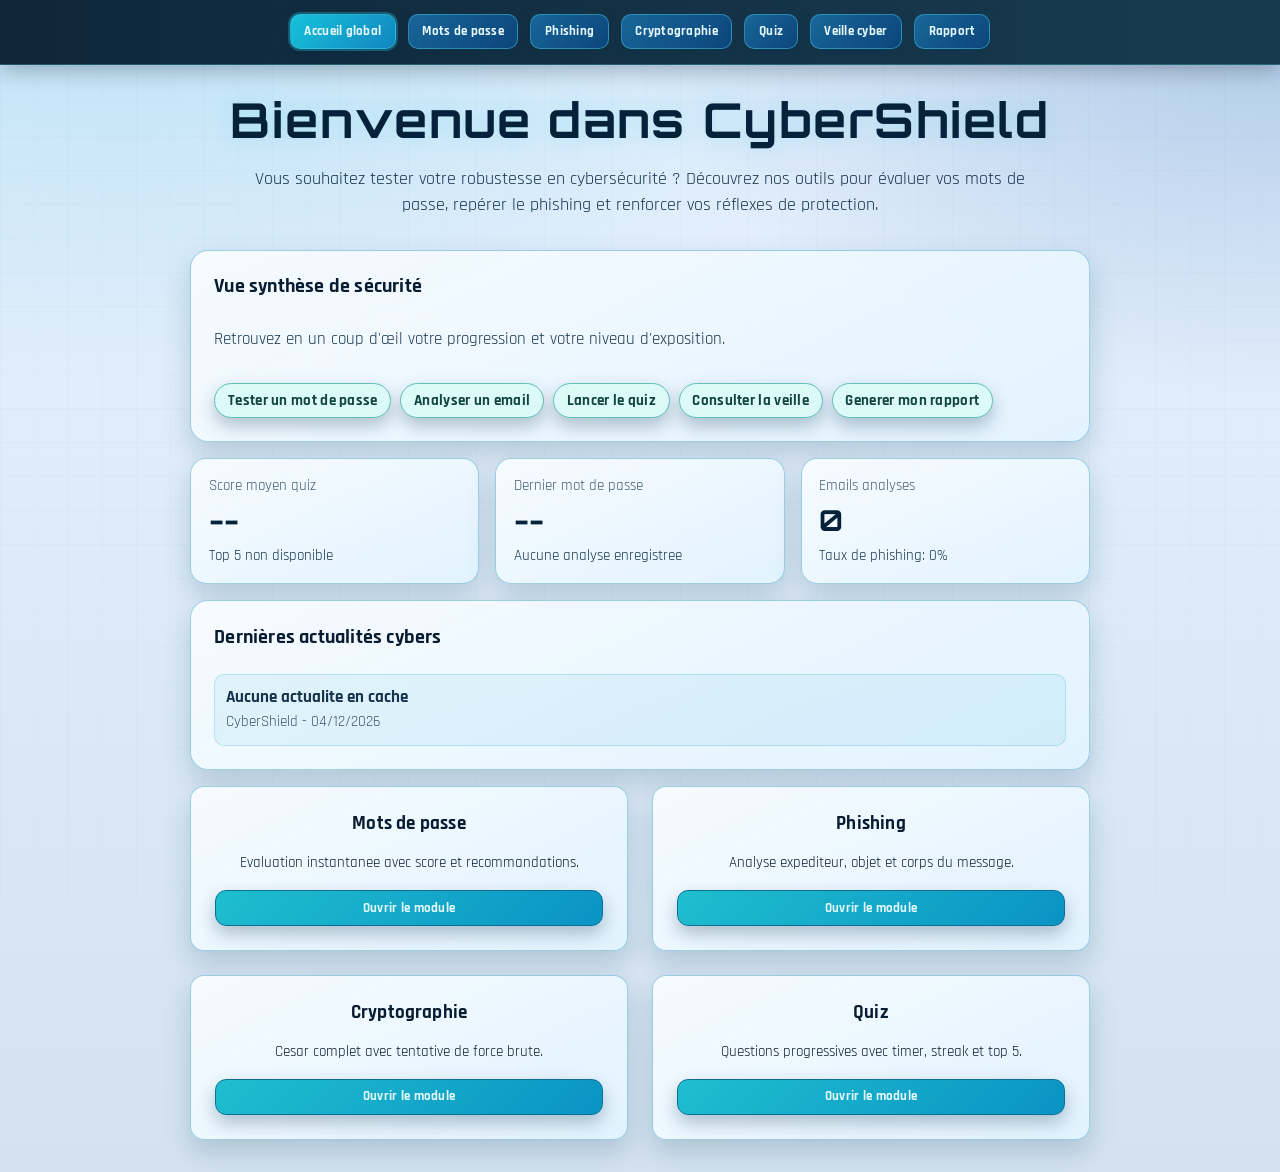
<file: index.html>
<!doctype html>
<html lang="en">
  <head>
    <meta charset="utf-8">
    <meta name="viewport" content="width=device-width, initial-scale=1">
    <title>CyberShield</title>
  <link rel="stylesheet" href="style.css">
  </head>
  <body>
            <section class="topbar app-tabs-nav">
                    <button class="app-tab-button active" data-tab="home">Accueil global</button>
          <button class="app-tab-button" data-tab="password">Mots de passe</button>
          <button class="app-tab-button" data-tab="phishing">Phishing</button>
          <button class="app-tab-button" data-tab="cipher">Cryptographie</button>
          <button class="app-tab-button" data-tab="quiz">Quiz</button>
          <button class="app-tab-button" data-tab="watch">Veille cyber</button>
          <button class="app-tab-button" data-tab="report">Rapport</button>
            </section>

            <h1>Bienvenue dans CyberShield</h1>
            <p class="home-intro">Vous souhaitez tester votre robustesse en cybersécurité ? Découvrez nos outils pour évaluer vos mots de passe, repérer le phishing et renforcer vos réflexes de protection.</p>

            <main class="container">
                <section class="app-tab-panel active" id="tab-home">
                    <div class="dashboard-card">
                        <h3>Vue synthèse de sécurité</h3>
                        <p>Retrouvez en un coup d'œil votre progression et votre niveau d'exposition.</p>
                        <div class="home-quick-actions">
                            <button class="quick-action-btn" data-open-tab="password">Tester un mot de passe</button>
                            <button class="quick-action-btn" data-open-tab="phishing">Analyser un email</button>
                            <button class="quick-action-btn" data-open-tab="quiz">Lancer le quiz</button>
                            <button class="quick-action-btn" data-open-tab="watch">Consulter la veille</button>
                            <button class="quick-action-btn" data-open-tab="report">Generer mon rapport</button>
                        </div>
                    </div>

                    <div class="kpi-grid">
                        <article class="kpi-card">
                            <p class="kpi-label">Score moyen quiz</p>
                            <p class="kpi-value" id="kpiQuizAverage">--</p>
                            <p class="kpi-help" id="kpiQuizTop">Top 5 non disponible</p>
                        </article>

                        <article class="kpi-card">
                            <p class="kpi-label">Dernier mot de passe</p>
                            <p class="kpi-value" id="kpiPasswordScore">--</p>
                            <p class="kpi-help" id="kpiPasswordLevel">Aucune analyse enregistree</p>
                        </article>

                        <article class="kpi-card">
                            <p class="kpi-label">Emails analyses</p>
                            <p class="kpi-value" id="kpiPhishingCount">0</p>
                            <p class="kpi-help" id="kpiPhishingRate">Taux de phishing: 0%</p>
                        </article>
                    </div>

                    <div class="dashboard-card">
                        <h3>Dernières actualités cybers</h3>
                        <div class="mini-news-list" id="miniNewsList">
                            <p>Aucune actualité en cache. Ouvrez le module veille pour synchroniser les données.</p>
                        </div>
                    </div>

                    <div class="home-module-grid">
                        <article class="home-module-card">
                            <h3>Mots de passe</h3>
                            <p>Evaluation instantanee avec score et recommandations.</p>
                            <button class="topbar-button" data-open-tab="password">Ouvrir le module</button>
                        </article>
                        <article class="home-module-card">
                            <h3>Phishing</h3>
                            <p>Analyse expediteur, objet et corps du message.</p>
                            <button class="topbar-button" data-open-tab="phishing">Ouvrir le module</button>
                        </article>
                        <article class="home-module-card">
                            <h3>Cryptographie</h3>
                            <p>Cesar complet avec tentative de force brute.</p>
                            <button class="topbar-button" data-open-tab="cipher">Ouvrir le module</button>
                        </article>
                        <article class="home-module-card">
                            <h3>Quiz</h3>
                            <p>Questions progressives avec timer, streak et top 5.</p>
                            <button class="topbar-button" data-open-tab="quiz">Ouvrir le module</button>
                        </article>
                    </div>
                </section>

                <section class="app-tab-panel" id="tab-password">
                    <h2>Analyseur de robustesse</h2>
                    <div class="password-input-wrap">
                        <input type="password" id="passwordInput" placeholder="Entrez votre mot de passe...">
                        <button type="button" id="togglePassword" class="eye-toggle" aria-label="Afficher le mot de passe">👁</button>
                    </div>
                    <div class="score-bar">
                        <div class="score-fill" id="scoreFill"></div>
                    </div>
                    <div class="criteres">Critères :
                        <p>Longueur suffisante (8+ caractères)</p>
                        <p>Majuscules présentes</p>
                        <p>Chiffres présents</p>
                        <p>Symboles présents</p>
                        <p>Pas dans la liste noire</p>
                    </div>
                    <p>Score : <span id="scoreValue">0</span>/100</p>
                </section>

                <section class="app-tab-panel" id="tab-phishing">
                    <h2>Detecteur d'emails phishing</h2>
                    <div class="email-input-wrap">
                        <input type="text" id="emailinput" placeholder="Expéditeur (ex: support@service.com)">
                        <button type="button" id="analyzeBtn" class="eye-toggle" aria-label="Analyser l'email">🔍</button>
                    </div>
                    <input type="text" id="emailSubject" class="phishing-field" placeholder="Objet de l'email">
                    <textarea id="emailBody" class="phishing-field" rows="5" placeholder="Corps du message"></textarea>
                    <button type="button" id="resetBtn" class="reset-button" aria-label="Réinitialiser">↻ Réinitialiser</button>
                    <div id="resultsContainer" style="display: none;"></div>
                </section>

                <section class="app-tab-panel" id="tab-cipher">
                    <h2>Chiffrement Cesar</h2>
                    <section class="cipher-panel">
                        <label class="cipher-label" for="caesarMessage">Message</label>
                        <textarea id="caesarMessage" rows="4" class="cipher-input"></textarea>

                        <label class="cipher-label" for="caesarShift">Décalage (1-25)</label>
                        <input id="caesarShift" type="number" min="1" max="25" value="3" class="cipher-number-input">

                        <div class="cipher-actions">
                            <button id="caesarEncryptBtn" type="button">Chiffrer</button>
                            <button id="caesarDecryptBtn" type="button">Déchiffrer</button>
                            <button id="caesarBruteForceBtn" type="button">Force brute</button>
                        </div>

                        <p class="cipher-label">Résultat</p>
                        <pre id="caesarResult" class="cipher-result"></pre>

                        <h3>25 tentatives de déchiffrement</h3>
                        <div class="cipher-table-wrap">
                            <table class="cipher-table">
                                <thead>
                                    <tr>
                                        <th>Décalage</th>
                                        <th>Texte</th>
                                    </tr>
                                </thead>
                                <tbody id="caesarBruteForceBody"></tbody>
                            </table>
                        </div>
                    </section>
                </section>

                <section class="app-tab-panel" id="tab-quiz">
                    <h2>Quiz interactif de sensibilisation</h2>
                    <div class="game" id="game">
                        <form action="#" id="endForm">
                            <button type="submit">Quitter</button>
                        </form>
                    </div>
                    <div class="welcome-quiz" id="welcome-quiz">
                        <form action="#" id="startForm">
                            <fieldset>
                                <legend>Sélectionnez une difficulté :</legend>

                                <div>
                                    <input type="radio" id="easy" name="difficulty" value="easy" checked>
                                    <label for="easy">Easy</label>
                                </div>

                                <div>
                                    <input type="radio" id="medium" name="difficulty" value="medium">
                                    <label for="medium">Medium</label>
                                </div>

                                <div>
                                    <input type="radio" id="hard" name="difficulty" value="hard">
                                    <label for="hard">Hard</label>
                                </div>
                            </fieldset>

                            <button type="submit">Commencer le quiz</button>
                        </form>
                    </div>
                </section>

                <section class="app-tab-panel" id="tab-watch">
                    <div class="alert-section">
                        <h2>Niveau d'alerte actuel</h2>
                        <div class="alert-indicator" id="alertIndicator">
                            <div class="alert-level" id="alertLevel">--</div>
                            <div class="alert-details">
                                <p id="alertMessage">Chargement des donnees...</p>
                                <p id="alertCount"></p>
                            </div>
                        </div>
                    </div>

                    <div class="filters-section">
                        <h2>Filtrer les actualites</h2>
                        <div class="filter-buttons" id="filterButtons"></div>
                    </div>

                    <div class="news-section">
                        <h2>Fil d'actualites</h2>
                        <div class="news-container" id="newsContainer"></div>
                    </div>

                    <a class="topbar-button" href="web/dashboard-veille.html">Ouvrir la vue detaillee de veille</a>
                </section>

                <section class="app-tab-panel" id="tab-report">
                    <div class="dashboard-card">
                        <h3>Rapport de securite personnalise</h3>
                        <p>Generez une synthese complete de vos interactions pour la soutenance ou l'export.</p>
                        <div class="cipher-actions">
                            <button id="generateReportBtn" type="button">Generer le rapport</button>
                            <button id="downloadReportBtn" type="button">Exporter JSON</button>
                            <button id="printReportBtn" type="button">Imprimer</button>
                        </div>
                        <pre id="reportPreview" class="cipher-result">Cliquez sur "Generer le rapport" pour afficher la synthese.</pre>
                    </div>

                    <div class="report-modal" id="reportModal" aria-hidden="true">
                        <div class="report-modal-card">
                            <div class="report-modal-head">
                                <h3>Apercu du rapport</h3>
                                <button id="closeReportModal" type="button">Fermer</button>
                            </div>
                            <pre id="reportModalContent" class="cipher-result"></pre>
                        </div>
                    </div>
                </section>
            </main>

            <script src="js/password.js"></script>
            <script src="js/phishing.js"></script>
            <script src="js/cipher.js"></script>
            <script src="js/dashboard.js"></script>
            <script type="module" src="js/quiz.js"></script>
            <script src="js/app.js"></script>
  </body>
</html>
</file>
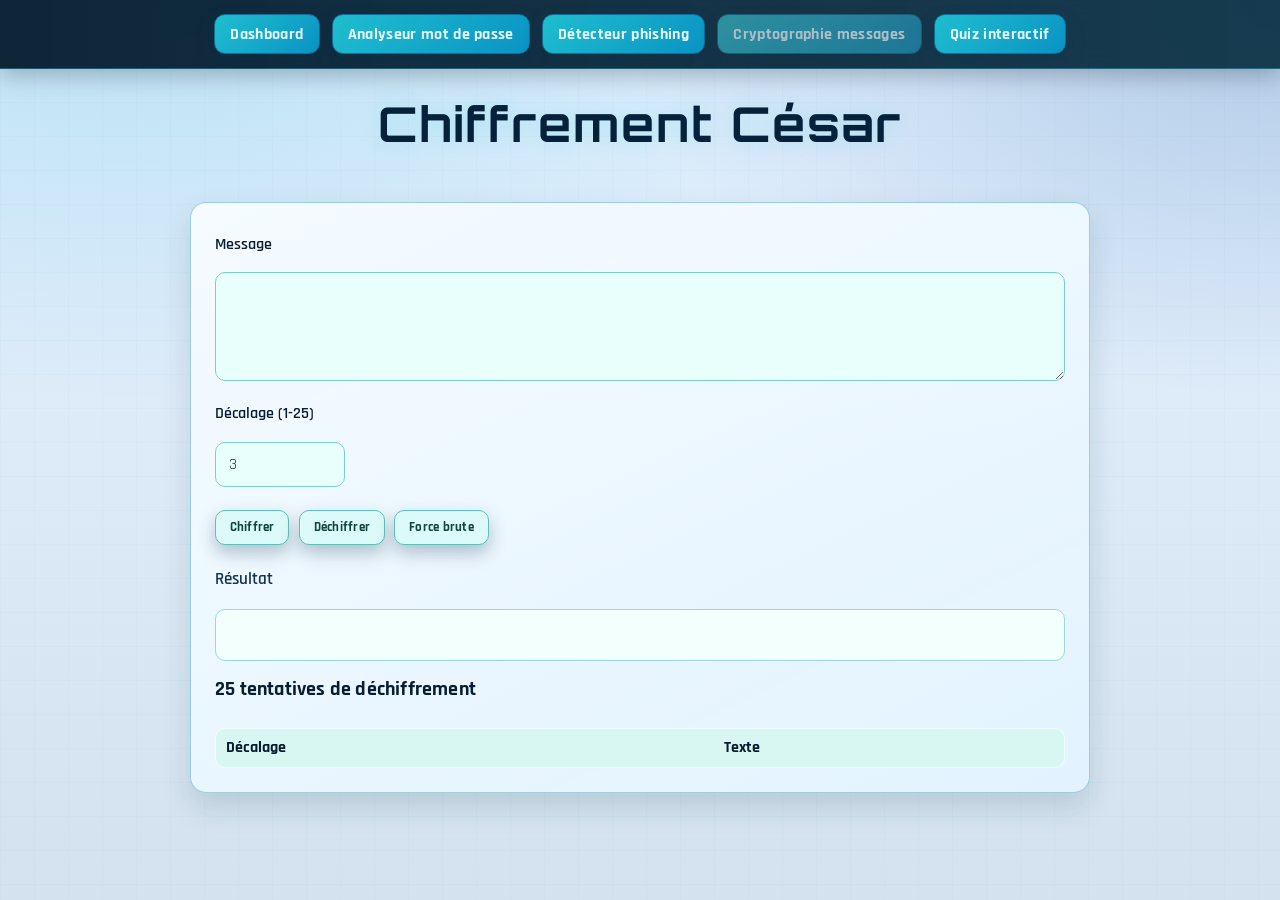
<file: web/cipher.html>
<!doctype html>
<html lang="fr">
  <head>
    <meta charset="utf-8">
    <meta name="viewport" content="width=device-width, initial-scale=1">
    <title>Chiffrement Cesar - CyberShield</title>
  <link rel="stylesheet" href="../style.css">
  </head>
  <body>
    <section class="topbar app-tabs-nav">
      <a class="topbar-button" href="../index.html">Dashboard</a>
      <a class="topbar-button" href="./password.html">Analyseur mot de passe</a>
      <a class="topbar-button" href="./phishing.html">Détecteur phishing</a>
      <a class="selected-topbar-button">Cryptographie messages</a>
      <a class="topbar-button" href="./quiz.html">Quiz interactif</a>
    </section>

    <h1>Chiffrement César</h1>
    <main class="container">
      <section class="cipher-panel">

          <label class="cipher-label" for="caesarMessage">Message</label>
          <textarea id="caesarMessage" rows="4" class="cipher-input"></textarea>

        <label class="cipher-label" for="caesarShift">Décalage (1-25)</label>
        <input id="caesarShift" type="number" min="1" max="25" value="3" class="cipher-number-input">

        <div class="cipher-actions">
          <button id="caesarEncryptBtn" type="button">Chiffrer</button>
          <button id="caesarDecryptBtn" type="button">Déchiffrer</button>
          <button id="caesarBruteForceBtn" type="button">Force brute</button>
        </div>

        <p class="cipher-label">Résultat</p>
        <pre id="caesarResult" class="cipher-result"></pre>

        <h3>25 tentatives de déchiffrement</h3>
        <div class="cipher-table-wrap">
          <table class="cipher-table">
          <thead>
            <tr>
              <th>Décalage</th>
                <th>Texte</th>
              </tr>
            </thead>
            <tbody id="caesarBruteForceBody"></tbody>
          </table>
          </div>
        </section>
      </main>
      <script src="../js/cipher.js"></script>
  </body>
</html>
</file>
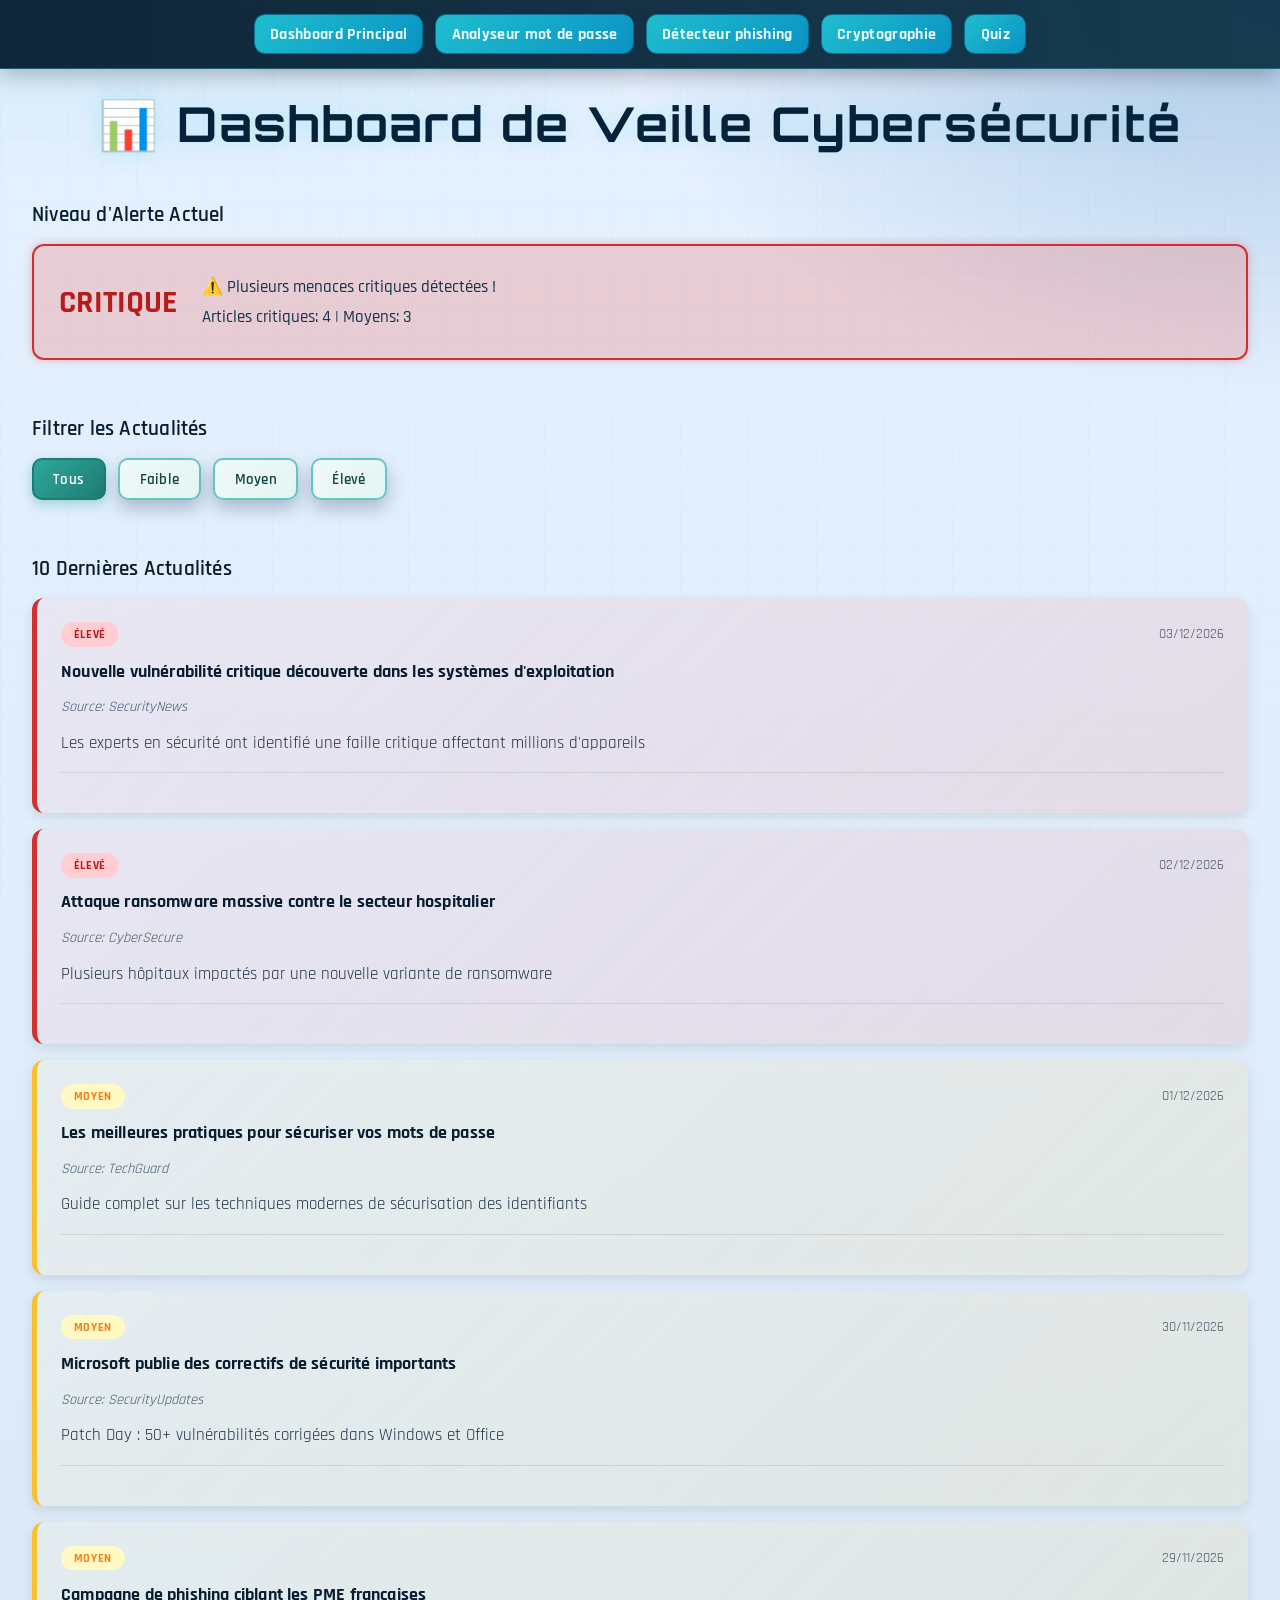
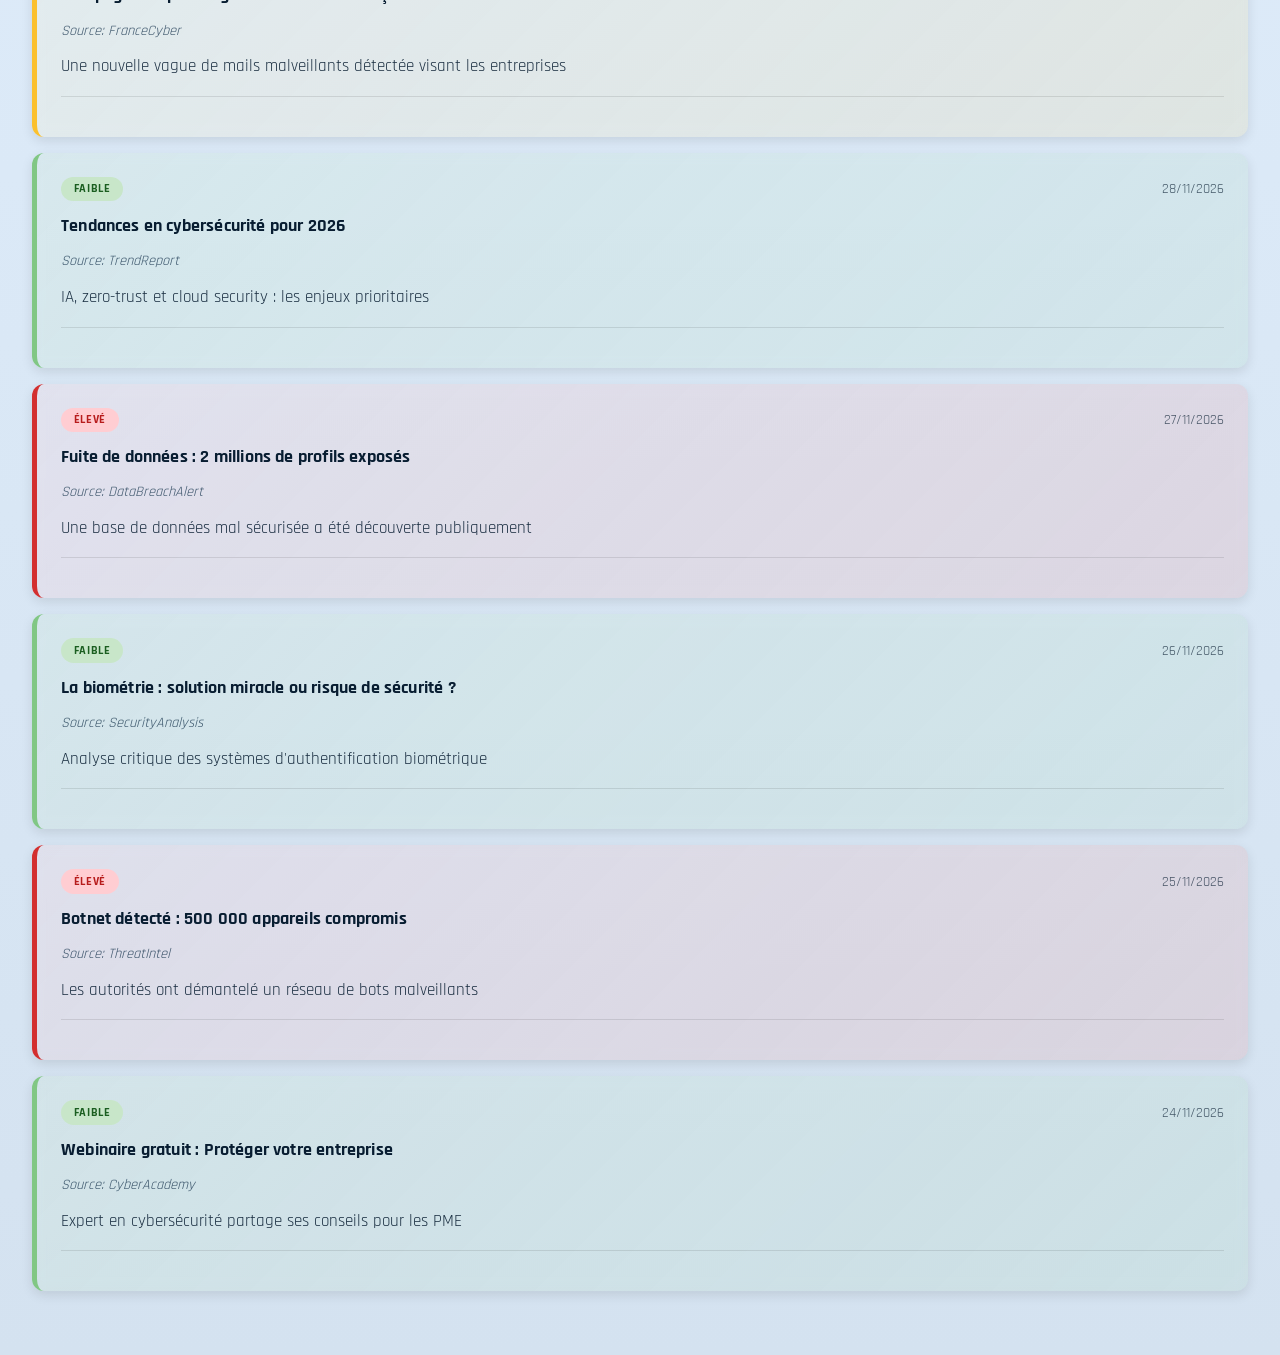
<file: web/dashboard-veille.html>
<!doctype html>
<html lang="fr">
  <head>
    <meta charset="utf-8">
    <meta name="viewport" content="width=device-width, initial-scale=1">
    <title>Dashboard de Veille - CyberShield</title>
    <link rel="stylesheet" href="../style.css">
  </head>
  <body>
    <section class="topbar">
      <a class="topbar-button" href="../index.html">Dashboard Principal</a>
      <a class="topbar-button" href="./password.html">Analyseur mot de passe</a>
      <a class="topbar-button" href="./phishing.html">Détecteur phishing</a>
      <a class="topbar-button" href="./cipher.html">Cryptographie</a>
      <a class="topbar-button" href="./quiz.html">Quiz</a>
    </section>

    <h1>📊 Dashboard de Veille Cybersécurité</h1>

    <main class="container">
      <!-- Section Indicateur d'Alerte -->
      <div class="alert-section">
        <h2>Niveau d'Alerte Actuel</h2>
        <div class="alert-indicator" id="alertIndicator">
          <div class="alert-level" id="alertLevel">--</div>
          <div class="alert-details">
            <p id="alertMessage">Chargement des données...</p>
            <p id="alertCount"></p>
          </div>
        </div>
      </div>

      <!-- Section Filtres -->
      <div class="filters-section">
        <h2>Filtrer les Actualités</h2>
        <div class="filter-buttons" id="filterButtons">
          <!-- Les filtres seront générés dynamiquement -->
        </div>
      </div>

      <!-- Section Actualités -->
      <div class="news-section">
        <h2>10 Dernières Actualités</h2>
        <div class="news-container" id="newsContainer">
          <p class="loading">Chargement des actualités...</p>
        </div>
      </div>
    </main>

    <script src="../js/dashboard.js"></script>
  </body>
</html>
</file>
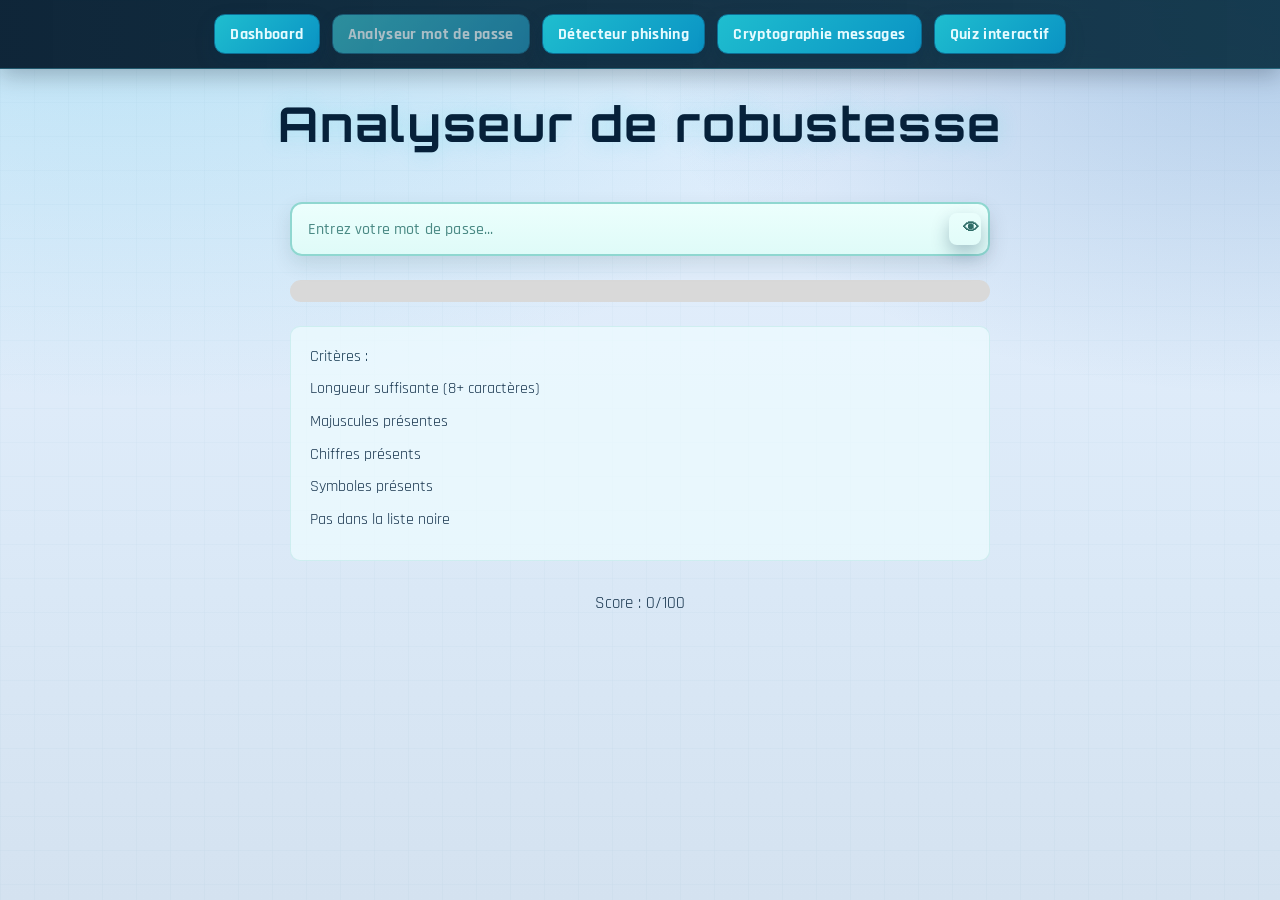
<file: web/password.html>
<!doctype html>
<html lang="fr">
  <head>
    <meta charset="utf-8">
    <meta name="viewport" content="width=device-width, initial-scale=1">
    <title>Analyseur de mot de passe - CyberShield</title>
  <link rel="stylesheet" href="../style.css">
  </head>
  <body>
    <section class="topbar app-tabs-nav">
      <a class="topbar-button" href="../index.html">Dashboard</a>
      <a class="selected-topbar-button">Analyseur mot de passe</a>
      <a class="topbar-button" href="./phishing.html">Détecteur phishing</a>
      <a class="topbar-button" href="./cipher.html">Cryptographie messages</a>
      <a class="topbar-button" href="./quiz.html">Quiz interactif</a>
    </section>

    <h1>Analyseur de robustesse</h1>
    <main class="container">
      <div class="password-input-wrap">
        <input type="password" id="passwordInput" placeholder="Entrez votre mot de passe...">
        <button type="button" id="togglePassword" class="eye-toggle" aria-label="Afficher le mot de passe">👁</button>
      </div>
      <div class="score-bar">
        <div class="score-fill" id="scoreFill"></div>
      </div>
      <div class="criteres">Critères :
        <p>Longueur suffisante (8+ caractères)</p>
        <p>Majuscules présentes</p>
        <p>Chiffres présents</p>
        <p>Symboles présents</p>
        <p>Pas dans la liste noire</p>
      </div>
      <p>Score : <span id="scoreValue">0</span>/100</p>
    </main>
      <script src="../js/password.js"></script>
  </body>
</html>
</file>
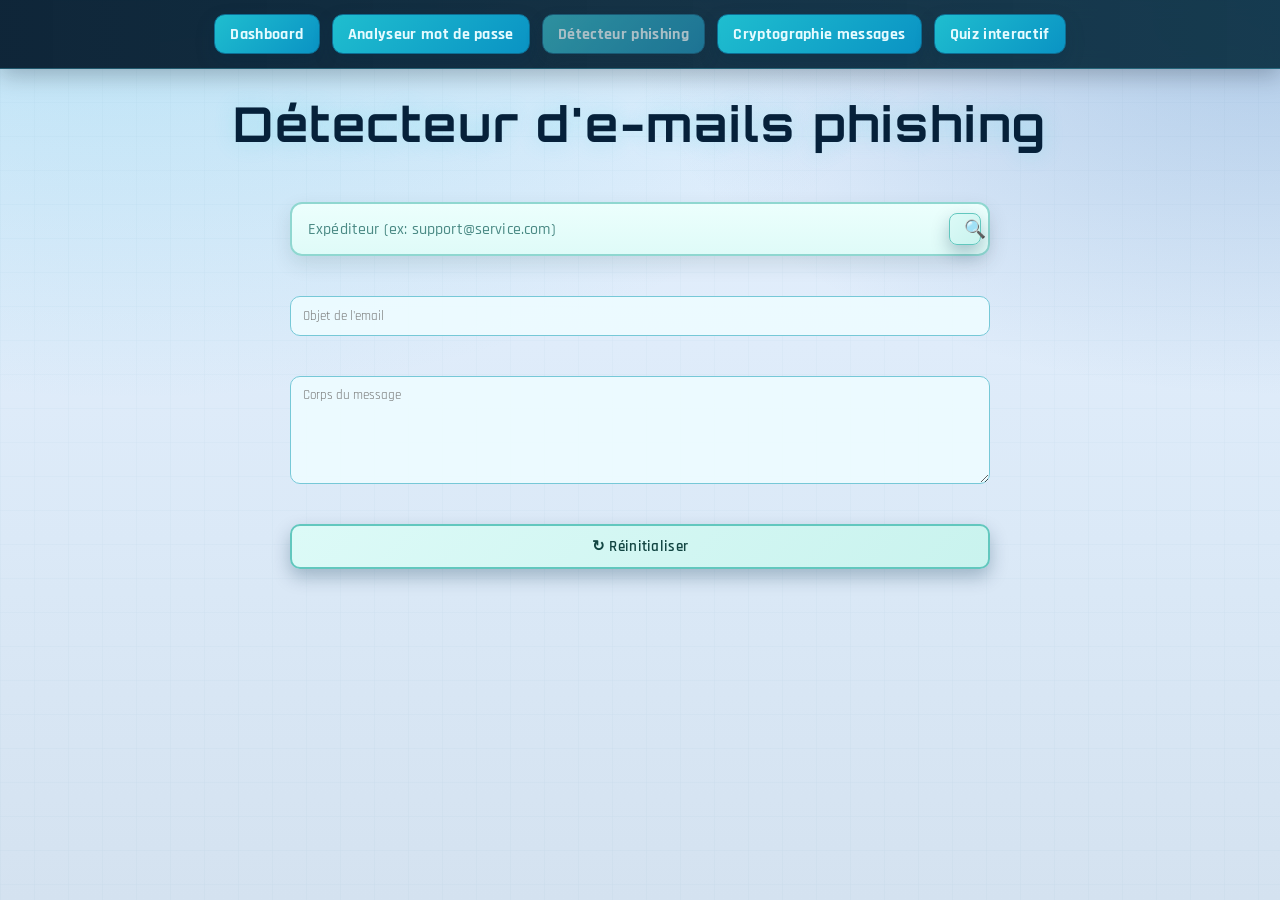
<file: web/phishing.html>
<!doctype html>
<html lang="fr">
  <head>
    <meta charset="utf-8">
    <meta name="viewport" content="width=device-width, initial-scale=1">
    <title>Détecteur de phishing - CyberShield</title>
  <link rel="stylesheet" href="../style.css">
  </head>
  <body>
    <section class="topbar app-tabs-nav">
      <a class="topbar-button" href="../index.html">Dashboard</a>
      <a class="topbar-button" href="./password.html">Analyseur mot de passe</a>
      <a class="selected-topbar-button">Détecteur phishing</a>
      <a class="topbar-button" href="./cipher.html">Cryptographie messages</a>
      <a class="topbar-button" href="./quiz.html">Quiz interactif</a>
    </section>

    <h1>Détecteur d'e-mails phishing</h1>
    <main class="container">
      <div class="email-input-wrap">
        <input type="text" id="emailinput" placeholder="Expéditeur (ex: support@service.com)">
        <button type="button" id="analyzeBtn" class="eye-toggle" aria-label="Analyser l'email">🔍</button>
      </div>
      <input type="text" id="emailSubject" class="phishing-field" placeholder="Objet de l'email">
      <textarea id="emailBody" class="phishing-field" rows="5" placeholder="Corps du message"></textarea>
      <button type="button" id="resetBtn" class="reset-button" aria-label="Réinitialiser">↻ Réinitialiser</button>
      <div id="resultsContainer" style="display: none;"></div>
    </main>
      <script src="../js/phishing.js"></script>
  </body>
</html>
</file>
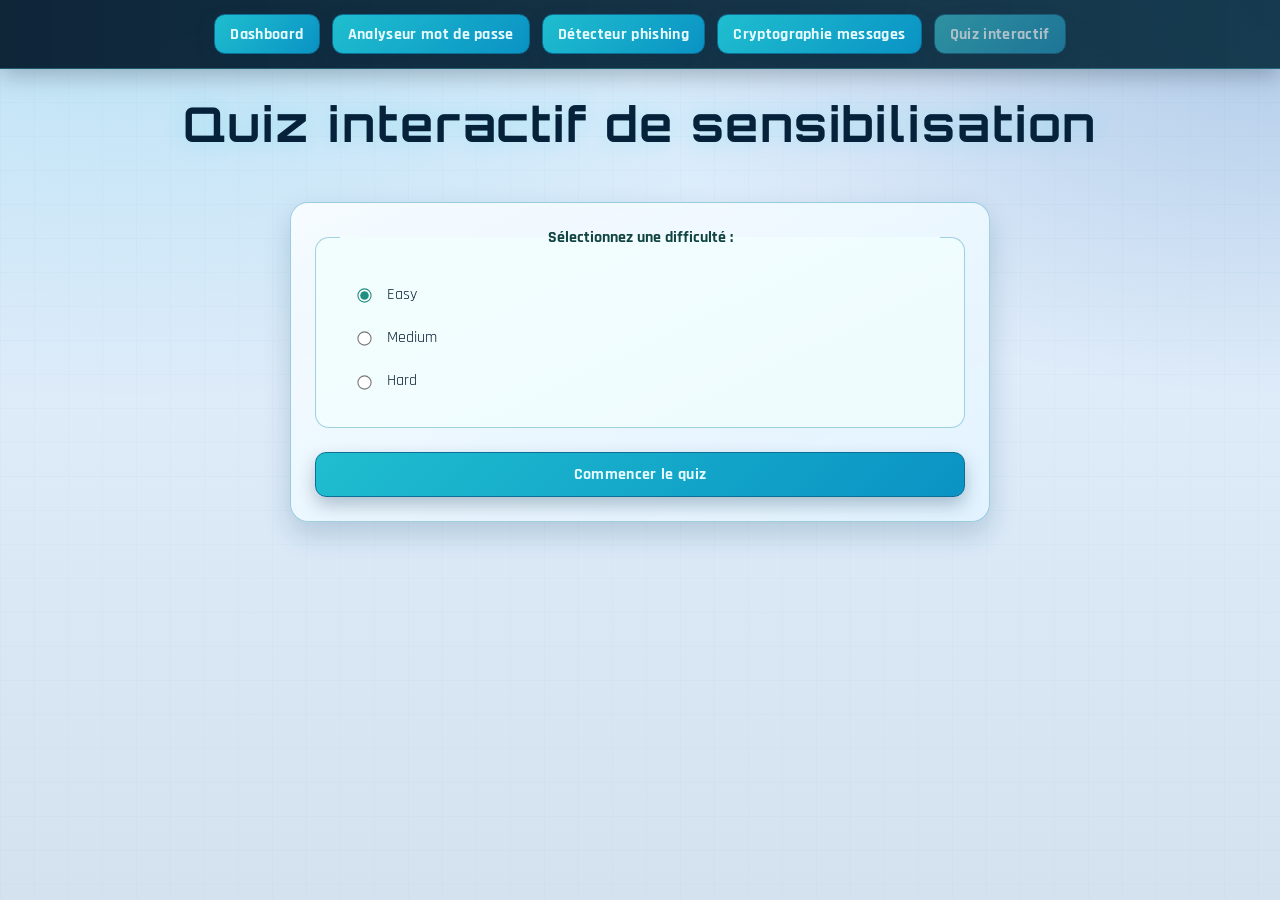
<file: web/quiz.html>
<!doctype html>
<html lang="fr">
  <head>
    <meta charset="utf-8" />
    <meta name="viewport" content="width=device-width, initial-scale=1" />
    <title>Quiz interactif - CyberShield</title>
    <link rel="stylesheet" href="../style.css" />
  </head>
  <body>
    <section class="topbar app-tabs-nav">
      <a class="topbar-button" href="../index.html">Dashboard</a>
      <a class="topbar-button" href="./password.html">Analyseur mot de passe</a>
      <a class="topbar-button" href="./phishing.html">Détecteur phishing</a>
      <a class="topbar-button" href="./cipher.html">Cryptographie messages</a>
      <a class="selected-topbar-button">Quiz interactif</a>
    </section>
    <h1>Quiz interactif de sensibilisation</h1>
    <main class="container">
      <div class="game" id="game">
        <form action="#" id="endForm">
          <button type="submit">Quitter</button>
        </form>
      </div>
      <div class="welcome-quiz" id="welcome-quiz">
        <form action="#" id="startForm">
          <fieldset>
            <legend>Sélectionnez une difficulté&nbsp;:</legend>

            <div>
              <input
                type="radio"
                id="easy"
                name="difficulty"
                value="easy"
                checked
              />
              <label for="easy">Easy</label>
            </div>

            <div>
              <input
                type="radio"
                id="medium"
                name="difficulty"
                value="medium"
              />
              <label for="medium">Medium</label>
            </div>

            <div>
              <input type="radio" id="hard" name="difficulty" value="hard" />
              <label for="hard">Hard</label>
            </div>
          </fieldset>

          <button type="submit">Commencer le quiz</button>
        </form>
      </div>
    </main>
  </body>
  <script type="module" src="../js/quiz.js"></script>
</html>
</file>
<file: style.css>
/* COMMON STYLES FOR ALL PAGES */

@import url("https://fonts.googleapis.com/css2?family=Orbitron:wght@500;700&family=Rajdhani:wght@500;600;700&display=swap");

:root {
  color-scheme: light dark;
  --background-color: #e6f1ff;
  --text-color: #081d31;
  --paragraph-color: #17344d;
  --card-border-color: rgba(27, 137, 170, 0.38);
  --card-background: linear-gradient(155deg, rgba(247, 252, 255, 0.95), rgba(226, 243, 255, 0.94));
  --button-background: linear-gradient(135deg, #1fbecf, #0a93c4);
  --button-hover-background: linear-gradient(135deg, #11a8d7, #0777ad);
  --button-border-color: #0d6f95;
  --topbar-background: rgba(5, 28, 48, 0.9);
  --title-color: #06213a;
  --surface-glow: 0 12px 28px rgba(10, 72, 104, 0.2);
}

@media (prefers-color-scheme: dark) {
  :root {
    --background-color: #07111d;
    --text-color: #d9f2ff;
    --paragraph-color: #a9d0e8;
    --card-border-color: rgba(50, 203, 229, 0.42);
    --card-background: linear-gradient(160deg, rgba(8, 29, 44, 0.95), rgba(7, 18, 36, 0.95));
    --button-background: linear-gradient(135deg, #15b3e8, #0a67bd);
    --button-hover-background: linear-gradient(135deg, #2dd4ea, #1880e0);
    --button-border-color: #36b5d5;
    --topbar-background: rgba(3, 10, 18, 0.82);
    --title-color: #8be9ff;
    --surface-glow: 0 14px 36px rgba(0, 0, 0, 0.38);
  }
}

* {
  box-sizing: border-box;
}

body {
  font-family: "Rajdhani", "Trebuchet MS", "Segoe UI", sans-serif;
  margin: 0;
  min-height: 100dvh;
  color: var(--text-color);
  background:
    radial-gradient(1200px 700px at 10% -10%, rgba(39, 179, 215, 0.27), transparent 70%),
    radial-gradient(1000px 600px at 100% 0%, rgba(28, 100, 170, 0.28), transparent 66%),
    linear-gradient(180deg, var(--background-color), #dbe9f7 60%, #d4e2f0 100%);
  position: relative;
  overflow-x: hidden;
}

@media (prefers-color-scheme: dark) {
  body {
    background:
      radial-gradient(1200px 700px at 15% -15%, rgba(21, 138, 170, 0.2), transparent 70%),
      radial-gradient(900px 500px at 100% 0%, rgba(17, 74, 134, 0.24), transparent 65%),
      linear-gradient(180deg, #07111d, #050d17 60%, #040b14 100%);
  }
}

body::before {
  content: "";
  position: fixed;
  inset: 0;
  pointer-events: none;
  opacity: 0.2;
  background-image:
    linear-gradient(rgba(15, 104, 140, 0.1) 1px, transparent 1px),
    linear-gradient(90deg, rgba(15, 104, 140, 0.1) 1px, transparent 1px);
  background-size: 34px 34px;
  z-index: -1;
}

a {
  text-decoration: none;
}

.container {
  display: flex;
  flex-direction: column;
  align-items: center;
  justify-content: flex-start;
  min-height: 50dvh;
  padding: 2rem;
  gap: 1.5rem;
  width: 100%;
  max-width: 100%;
  margin: 0 auto;
}

.topbar {
  position: sticky;
  top: 0;
  z-index: 15;
  background: linear-gradient(90deg, rgba(5, 27, 46, 0.95), rgba(5, 43, 63, 0.9));
  border-bottom: 1px solid rgba(74, 205, 228, 0.3);
  box-shadow: 0 6px 22px rgba(2, 12, 22, 0.26);
  padding: 0.9rem 1rem;
  margin-bottom: 1.5rem;
  display: flex;
  gap: 0.75rem;
  flex-wrap: wrap;
  justify-content: center;
  align-items: center;
  -webkit-backdrop-filter: blur(8px);
  backdrop-filter: blur(8px);
}

.topbar-button,
.selected-topbar-button,
button,
.go-link,
.cipher-actions button {
  border: 1px solid var(--button-border-color);
  background: var(--button-background);
  color: #e6fbff;
  border-radius: 11px;
  padding: 0.52rem 0.95rem;
  cursor: pointer;
  font-family: "Rajdhani", sans-serif;
  font-weight: 700;
  letter-spacing: 0.02em;
  box-shadow: 0 8px 18px rgba(4, 48, 76, 0.28);
  transition: transform 0.16s ease, box-shadow 0.2s ease, filter 0.2s ease, background 0.2s ease;
  text-decoration: none;
  display: inline-block;
}

.topbar-button:hover,
button:hover,
.go-link:hover,
.cipher-actions button:hover {
  transform: translateY(-1px);
  box-shadow: 0 11px 20px rgba(4, 58, 90, 0.34);
  background: var(--button-hover-background);
  filter: saturate(1.1);
}

.topbar-button:active,
button:active,
.go-link:active,
.cipher-actions button:active {
  transform: translateY(0);
}

.selected-topbar-button {
  opacity: 0.7;
  cursor: default;
  filter: grayscale(0.2);
}

row {
  display: flex;
  flex-direction: row;
  flex-wrap: wrap;
  justify-content: center;
  gap: 20px;
  width: 100%;
}

.card {
  width: min(320px, 100%);
  min-height: 220px;
  height: auto;
  padding: 1.4rem;
  overflow: hidden;
  border-radius: 18px;
  border: 1px solid var(--card-border-color);
  background: var(--card-background);
  -webkit-backdrop-filter: blur(8px);
  backdrop-filter: blur(8px);
  box-shadow: var(--surface-glow);
  display: grid;
  align-content: start;
  gap: 0.3rem;
}

.dashboard-card {
  width: min(900px, 100%);
  min-height: 170px;
  padding: 1.45rem;
  border-radius: 18px;
  border: 1px solid var(--card-border-color);
  background: var(--card-background);
  -webkit-backdrop-filter: blur(8px);
  backdrop-filter: blur(8px);
  box-shadow: var(--surface-glow);
  display: grid;
  gap: 0.75rem;
  margin: 0 auto;
}

h1 {
  margin: 1.5rem 0 1rem 0;
  padding: 0 1rem;
  font-family: "Orbitron", "Rajdhani", sans-serif;
  font-weight: 700;
  font-size: clamp(1.9rem, 3.8vw, 3rem);
  letter-spacing: 0.04em;
  color: var(--title-color);
  text-shadow: 0 0 20px rgba(78, 214, 235, 0.28);
  width: 100%;
  text-align: center;
}

h2 {
  margin-top: 0;
  margin-bottom: 1rem;
  font-weight: 600;
  font-size: 1.5rem;
  letter-spacing: 0.01em;
}

h3 {
  margin-top: 0;
  margin-bottom: 0.6rem;
  font-weight: 700;
  font-size: 1.23rem;
  letter-spacing: 0.01em;
}

p {
  margin: 0.4rem 0 0.85rem;
  color: var(--paragraph-color);
  font-size: 1.06rem;
  line-height: 1.45;
}

input,
textarea,
select {
  font-family: "Rajdhani", sans-serif;
}

@media (max-width: 760px) {
  .container {
    padding: 1rem;
  }

  .topbar {
    justify-content: flex-start;
  }

  .topbar-button,
  .selected-topbar-button,
  button,
  .go-link {
    width: 100%;
    text-align: center;
  }

  .card {
    width: 100%;
  }
}

.home-intro {
  margin: 0 auto;
  max-width: 820px;
  font-size: 1.12rem;
  text-align: center;
}

.app-tabs-nav {
  position: sticky;
  top: 0;
  overflow-x: auto;
  flex-wrap: nowrap;
  justify-content: center;
  scrollbar-width: thin;
}

.app-tab-button {
  border: 1px solid rgba(69, 197, 226, 0.5);
  background: linear-gradient(135deg, rgba(25, 109, 164, 0.9), rgba(12, 70, 125, 0.95));
  color: #e5f9ff;
}

.app-tab-button.active {
  background: linear-gradient(135deg, #16c2db, #1286bf);
  box-shadow: 0 0 0 2px rgba(33, 209, 229, 0.3), 0 10px 20px rgba(3, 40, 68, 0.35);
}

.app-tab-panel {
  display: none;
  width: 100%;
  gap: 1rem;
  opacity: 0;
  transform: translateY(6px);
  justify-self: center;
}

.app-tab-panel.active {
  display: flex;
  flex-direction: column;
  align-items: center;
  animation: panelReveal 300ms ease forwards;
}

.app-tab-panel h2 {
  margin: 0;
  font-size: 1.6rem;
  text-align: center;
  width: 100%;
}

.home-quick-actions {
  display: flex;
  flex-wrap: wrap;
  gap: 0.55rem;
  margin-top: 0.35rem;
}

.quick-action-btn {
  border-radius: 999px;
  padding: 0.45rem 0.8rem;
  font-size: 0.95rem;
}

.home-module-grid {
  width: min(900px, 100%);
  display: grid;
  gap: 1.5rem;
  grid-template-columns: repeat(2, 1fr);
  margin: 0 auto;
}

.home-module-card {
  border-radius: 14px;
  border: 1px solid var(--card-border-color);
  background: var(--card-background);
  box-shadow: var(--surface-glow);
  padding: 1.5rem;
  display: flex;
  flex-direction: column;
  gap: 1rem;
  align-items: center;
  text-align: center;
}

.home-module-card h3 {
  margin: 0;
  font-size: 1.2rem;
}

.home-module-card p {
  margin: 0;
  font-size: 0.95rem;
  color: var(--text-color);
}

.home-module-card .topbar-button {
  width: 100%;
  margin-top: auto;
}

.dashboard-card,
.kpi-card,
.home-module-card,
.news-card {
  animation: riseIn 420ms ease both;
}

.kpi-card:nth-child(2) {
  animation-delay: 70ms;
}

.kpi-card:nth-child(3) {
  animation-delay: 120ms;
}

@keyframes panelReveal {
  from {
    opacity: 0;
    transform: translateY(6px);
  }
  to {
    opacity: 1;
    transform: translateY(0);
  }
}

@keyframes riseIn {
  from {
    opacity: 0;
    transform: translateY(10px);
  }
  to {
    opacity: 1;
    transform: translateY(0);
  }
}

@media (prefers-reduced-motion: reduce) {
  .app-tab-panel,
  .app-tab-panel.active,
  .dashboard-card,
  .kpi-card,
  .home-module-card,
  .news-card {
    animation: none;
    transform: none;
    opacity: 1;
  }
}

/* Quiz styling - initial visible state for welcome screen */
.welcome-quiz {
  display: flex;
  flex-direction: column;
  gap: 1.5rem;
  padding: 1.5rem;
  border: 1px solid var(--card-border-color);
  background: var(--card-background);
  border-radius: 18px;
  box-shadow: var(--surface-glow);
  width: min(100%, 700px);
  margin: 0 auto;
}

/* Game screen - hidden by default until quiz starts */
.game {
  display: none;
  flex-direction: column;
  gap: 1.5rem;
  padding: 1.5rem;
  border: 1px solid var(--card-border-color);
  background: var(--card-background);
  border-radius: 18px;
  box-shadow: var(--surface-glow);
  width: min(100%, 700px);
  margin: 0 auto;
}

.game.active {
  display: flex;
}

.kpi-grid {
  display: grid;
  width: min(900px, 100%);
  grid-template-columns: repeat(auto-fit, minmax(220px, 1fr));
  gap: 1rem;
  margin: 0 auto;
}

.kpi-card {
  border-radius: 16px;
  border: 1px solid var(--card-border-color);
  background: var(--card-background);
  box-shadow: var(--surface-glow);
  padding: 1rem 1.1rem;
}

.kpi-label {
  margin: 0;
  opacity: 0.8;
  font-size: 0.95rem;
}

.kpi-value {
  margin: 0.2rem 0;
  font-family: "Orbitron", "Rajdhani", sans-serif;
  font-size: 1.8rem;
  font-weight: 700;
  color: var(--title-color);
}

.kpi-help {
  margin: 0;
  font-size: 0.95rem;
}

.mini-news-list {
  display: grid;
  gap: 0.65rem;
}

.mini-news-item {
  padding: 0.65rem 0.7rem;
  border-radius: 10px;
  background: rgba(76, 183, 214, 0.11);
  border: 1px solid rgba(48, 170, 203, 0.24);
}

.mini-news-title {
  margin: 0;
  font-weight: 700;
}

.mini-news-meta {
  margin: 0.1rem 0 0;
  opacity: 0.82;
  font-size: 0.92rem;
}

.module-grid {
  display: grid;
  gap: 1rem;
  width: 100%;
  grid-template-columns: repeat(auto-fit, minmax(240px, 1fr));
}

.phishing-field {
  width: min(100%, 700px);
  margin: 0 auto;
  display: block;
  margin-left: auto;
  margin-right: auto;
  margin-bottom: 1rem;
  border: 1px solid #76c8d7;
  border-radius: 10px;
  background: rgba(238, 252, 255, 0.9);
  color: #10344d;
  padding: 0.65rem 0.75rem;
  font-family: "Rajdhani", sans-serif;
}

@media (prefers-color-scheme: dark) {
  .phishing-field {
    border-color: #2f90ab;
    background: rgba(7, 35, 52, 0.85);
    color: #b7e6f8;
  }
}

#tab-password,
#tab-phishing,
#tab-cipher,
#tab-quiz,
#tab-watch,
#tab-report {
  align-items: center;
  gap: 1.5rem;
}

.report-modal {
  position: fixed;
  inset: 0;
  background: rgba(2, 18, 31, 0.66);
  display: none;
  align-items: center;
  justify-content: center;
  padding: 1rem;
  z-index: 40;
}

.report-modal.open {
  display: flex;
}

.report-modal-card {
  width: min(920px, 100%);
  max-height: 86dvh;
  overflow: auto;
  border: 1px solid var(--card-border-color);
  border-radius: 16px;
  background: var(--card-background);
  padding: 1rem;
}

.report-modal-head {
  display: flex;
  align-items: center;
  justify-content: space-between;
  gap: 0.75rem;
}

.score-bar {
  width: min(100%, 700px);
  margin: 0 auto;
  max-width: 700px;
  height: 22px;
  background: #d9d9d9;
  border-radius: 999px;
  overflow: hidden;
}

.score-fill {
  width: 0%;
  height: 100%;
  background: #d44; /* rouge par défaut */
  transition: width 0.25s ease, background-color 0.25s ease;
}

.criteres {
  width: 100%;
  max-width: 700px;
  text-align: left;
  padding: 1.2rem;
  border-radius: 10px;
  background: rgba(238, 252, 255, 0.7);
  border: 1px solid rgba(143, 215, 208, 0.3);
  color: #10344d;
  margin: 0 auto;
}

.criteres p {
  margin: 0.6rem 0;
  font-size: 1rem;
}

#passwordInput {
  width: min(100%, 700px);
  padding: 0.9rem 1rem;
  border: 2px solid #8fd7d0;
  border-radius: 12px;
  background: linear-gradient(180deg, #ecfffd 0%, #dffbf8 100%);
  color: #113836;
  font-size: 1rem;
  font-weight: 600;
  letter-spacing: 0.01em;
  outline: none;
  box-shadow: 0 8px 20px rgba(17, 56, 54, 0.12);
  transition: border-color 0.2s ease, box-shadow 0.2s ease, transform 0.15s ease;
}

#passwordInput::placeholder {
  color: #4b8a85;
  font-weight: 500;
}

#passwordInput:hover {
  border-color: #62c7be;
}

#passwordInput:focus {
  border-color: #2ea79d;
  box-shadow: 0 0 0 4px rgba(46, 167, 157, 0.22), 0 10px 24px rgba(17, 56, 54, 0.18);
  transform: translateY(-1px);
}

.password-input-wrap {
  width: min(100%, 700px);
  position: relative;
  margin: 0 auto;
}

.password-input-wrap #passwordInput {
  width: 100%;
  padding-right: 2.8rem;
}

.eye-toggle {
  position: absolute;
  right: 0.55rem;
  top: 50%;
  transform: translateY(-50%);
  width: 2rem;
  height: 2rem;
  border: 0;
  border-radius: 8px;
  background: transparent;
  color: #2f6d68;
  cursor: pointer;
  font-size: 1rem;
  line-height: 1;
  transition: transform 0.15s ease, background-color 0.2s ease, color 0.2s ease, box-shadow 0.2s ease;
}

.eye-toggle:hover {
  background: rgba(47, 109, 104, 0.2);
  color: #1f5652;
  transform: translateY(-50%) scale(1.08);
  box-shadow: 0 0 0 3px rgba(47, 109, 104, 0.16);
}

.eye-toggle:focus-visible {
  outline: none;
  background: rgba(47, 109, 104, 0.2);
  box-shadow: 0 0 0 3px rgba(47, 109, 104, 0.28);
}

.cipher-panel {
  width: min(900px, 100%);
  border: 1px solid var(--card-border-color);
  background: var(--card-background);
  border-radius: 16px;
  padding: 1.5rem;
  box-shadow: 0 14px 30px rgba(9, 51, 48, 0.14);
  display: grid;
  gap: 1rem;
  margin: 0 auto;
}

.cipher-label {
  margin: 0.4rem 0 0.1rem;
  font-weight: 600;
}

.cipher-input,
.cipher-number-input {
  border: 1px solid #7ccfc7;
  border-radius: 10px;
  background: #e9fffc;
  color: #103634;
  padding: 0.7rem 0.8rem;
  font-size: 1rem;
  outline: none;
  transition: border-color 0.2s ease, box-shadow 0.2s ease;
}

.cipher-input:focus,
.cipher-number-input:focus {
  border-color: #23a89d;
  box-shadow: 0 0 0 3px rgba(35, 168, 157, 0.2);
}

.cipher-number-input {
  width: 130px;
}

.cipher-actions {
  display: flex;
  flex-wrap: wrap;
  gap: 0.6rem;
  margin-top: 0.4rem;
}

.cipher-actions button,
.go-link,
button {
  border: 1px solid #5fc0b8;
  background: #dcfaf7;
  color: #124542;
  border-radius: 10px;
  padding: 0.5rem 0.85rem;
  cursor: pointer;
  transition: transform 0.15s ease, background-color 0.2s ease;
}

.cipher-actions button:hover,
.go-link:hover,
button:hover {
  background: #c9f3ee;
  transform: translateY(-1px);
}

.cipher-result {
  min-height: 52px;
  margin: 0;
  border: 1px solid #9adad4;
  border-radius: 10px;
  background: #f2fffd;
  padding: 0.65rem 0.75rem;
  white-space: pre-wrap;
  overflow-wrap: anywhere;
}

.cipher-table-wrap {
  width: 100%;
  overflow-x: auto;
}

.cipher-table {
  width: 100%;
  border-collapse: collapse;
  background: #effffd;
  border: 1px solid #9adad4;
  border-radius: 10px;
  overflow: hidden;
}

.cipher-table th,
.cipher-table td {
  border-bottom: 1px solid #b8e9e3;
  padding: 0.55rem 0.65rem;
  text-align: left;
  vertical-align: top;
}

.cipher-table th {
  background: #d8f7f2;
}

@media (max-width: 640px) {
  .cipher-panel {
    padding: 1rem;
  }

  .cipher-number-input {
    width: 100%;
  }
}

/* PHISHING EMAIL DETECTOR STYLES */

.email-input-wrap {
  width: min(100%, 700px);
  margin: 0 auto;
  position: relative;
  margin-bottom: 1rem;
}

#emailinput {
  width: 100%;
  padding: 0.9rem 1rem;
  padding-right: 2.8rem;
  border: 2px solid #8fd7d0;
  border-radius: 12px;
  background: linear-gradient(180deg, #ecfffd 0%, #dffbf8 100%);
  color: #113836;
  font-size: 1rem;
  font-weight: 600;
  letter-spacing: 0.01em;
  outline: none;
  box-shadow: 0 8px 20px rgba(17, 56, 54, 0.12);
  transition: border-color 0.2s ease, box-shadow 0.2s ease, transform 0.15s ease;
}

#emailinput::placeholder {
  color: #4b8a85;
  font-weight: 500;
}

#emailinput:hover {
  border-color: #62c7be;
}

#emailinput:focus {
  border-color: #2ea79d;
  box-shadow: 0 0 0 4px rgba(46, 167, 157, 0.22), 0 10px 24px rgba(17, 56, 54, 0.18);
  transform: translateY(-1px);
}

#analyzeBtn {
  position: absolute;
  right: 0.55rem;
  top: 50%;
  transform: translateY(-50%);
  width: 2rem;
  height: 2rem;
  border: 1px solid #62c7be;
  border-radius: 8px;
  background: linear-gradient(135deg, #dcfaf7, #c9f3ee);
  color: #124542;
  cursor: pointer;
  font-size: 1.1rem;
  line-height: 1;
  font-weight: 600;
  transition: transform 0.15s ease, background-color 0.2s ease, box-shadow 0.2s ease;
}

#analyzeBtn:hover {
  background: linear-gradient(135deg, #c9f3ee, #b5eee8);
  transform: translateY(-50%) scale(1.1);
  box-shadow: 0 4px 12px rgba(46, 167, 157, 0.3);
}

#analyzeBtn:active {
  transform: translateY(-50%) scale(0.95);
}

.reset-button {
  width: min(100%, 700px);
  padding: 0.7rem 1.5rem;
  border: 2px solid #62c7be;
  border-radius: 10px;
  background: linear-gradient(135deg, #dcfaf7, #c9f3ee);
  color: #124542;
  cursor: pointer;
  font-size: 0.95rem;
  font-weight: 600;
  transition: transform 0.15s ease, background-color 0.2s ease, box-shadow 0.2s ease;
  text-align: center;
  margin-left: auto;
  margin-right: auto;
}

.reset-button:hover {
  background: linear-gradient(135deg, #c9f3ee, #b5eee8);
  transform: scale(1.05);
  box-shadow: 0 4px 12px rgba(46, 167, 157, 0.3);
}

.reset-button:active {
  transform: scale(0.95);
}

@media (prefers-color-scheme: dark) {
  .reset-button {
    background: linear-gradient(135deg, #0e1235, #0a2d46);
    color: #7dc4b8;
    border-color: #3a9585;
  }

  .reset-button:hover {
    background: linear-gradient(135deg, #0a2d46, #081f2e);
    box-shadow: 0 4px 12px rgba(74, 176, 163, 0.4);
  }
}

@media (prefers-color-scheme: dark) {
  #emailinput {
    background: linear-gradient(180deg, #0a2d46 0%, #081f2e 100%);
    color: #7dc4b8;
    border-color: #2a6b63;
    box-shadow: 0 8px 20px rgba(0, 0, 0, 0.4);
  }

  #emailinput::placeholder {
    color: #5a9a92;
  }

  #emailinput:hover {
    border-color: #3a9585;
  }

  #emailinput:focus {
    border-color: #4ab0a3;
    box-shadow: 0 0 0 4px rgba(74, 176, 163, 0.2), 0 10px 24px rgba(0, 0, 0, 0.5);
  }

  #analyzeBtn {
    background: linear-gradient(135deg, #0e1235, #0a2d46);
    color: #7dc4b8;
    border-color: #3a9585;
  }

  #analyzeBtn:hover {
    background: linear-gradient(135deg, #0a2d46, #081f2e);
    box-shadow: 0 4px 12px rgba(74, 176, 163, 0.4);
  }
}

#resultsContainer {
  width: min(100%, 500px);
  padding: 1.5rem;
  border-radius: 12px;
  border: 2px solid;
  backdrop-filter: blur(6px);
  animation: slideIn 0.3s ease-out;
  margin: 0 auto;
}

#resultsContainer h3 {
  margin-top: 0;
  font-size: 1.3rem;
  margin-bottom: 1rem;
}

#resultsContainer ul {
  margin: 0;
  padding-left: 1.5rem;
  list-style: none;
}

#resultsContainer li {
  padding: 0.6rem 0 0.6rem 1.8rem;
  position: relative;
  font-weight: 500;
  line-height: 1.5;
}

#resultsContainer li::before {
  content: "✓";
  position: absolute;
  left: 0;
  font-weight: bold;
}

/* Couleurs pour les différents niveaux de danger */
#resultsContainer[data-risk="safe"] {
  background-color: rgba(200, 230, 201, 0.7);
  border-color: #81c784;
  color: #1b5e20;
}

#resultsContainer[data-risk="warning"] {
  background-color: rgba(255, 243, 205, 0.8);
  border-color: #fbc02d;
  color: #f57f17;
}

#resultsContainer[data-risk="danger"] {
  background-color: rgba(255, 205, 210, 0.8);
  border-color: #e53935;
  color: #b71c1c;
}

@media (prefers-color-scheme: dark) {
  #resultsContainer[data-risk="safe"] {
    background-color: rgba(27, 94, 32, 0.6);
    border-color: #66bb6a;
    color: #a5d6a7;
  }

  #resultsContainer[data-risk="warning"] {
    background-color: rgba(245, 127, 23, 0.3);
    border-color: #ffb74d;
    color: #ffcc80;
  }

  #resultsContainer[data-risk="danger"] {
    background-color: rgba(183, 28, 28, 0.4);
    border-color: #ef5350;
    color: #ef9a9a;
  }
}

@keyframes slideIn {
  from {
    opacity: 0;
    transform: translateY(-10px);
  }
  to {
    opacity: 1;
    transform: translateY(0);
  }
}

/* DASHBOARD DE VEILLE STYLES */

.alert-section,
.filters-section,
.news-section {
  width: 100%;
  box-sizing: border-box;
}

.alert-section {
  width: 100%;
  margin-bottom: 2rem;
  animation: slideIn 0.3s ease-out;
}

.alert-section h2 {
  margin-top: 0;
  margin-bottom: 1rem;
  font-size: 1.3rem;
}

.alert-indicator {
  display: flex;
  align-items: center;
  gap: 1.5rem;
  padding: 1.5rem;
  border-radius: 12px;
  border: 2px solid;
  transition: all 0.3s ease;
}

.alert-indicator.alert-low {
  background: rgba(200, 230, 201, 0.3);
  border-color: #81c784;
  color: #1b5e20;
}

.alert-indicator.alert-medium {
  background: rgba(255, 243, 205, 0.4);
  border-color: #fbc02d;
  color: #f57f17;
}

.alert-indicator.alert-high {
  background: rgba(255, 205, 210, 0.4);
  border-color: #e53935;
  color: #b71c1c;
}

.alert-indicator.alert-critical {
  background: rgba(244, 67, 54, 0.2);
  border-color: #d32f2f;
  color: #b71c1c;
  box-shadow: 0 0 10px rgba(211, 47, 47, 0.3);
}

.alert-level {
  font-size: 2rem;
  font-weight: 700;
  min-width: 120px;
  text-align: center;
}

.alert-details p {
  margin: 0.3rem 0;
  font-weight: 500;
}

@media (prefers-color-scheme: dark) {
  .alert-indicator.alert-low {
    background: rgba(27, 94, 32, 0.4);
    border-color: #66bb6a;
    color: #a5d6a7;
  }

  .alert-indicator.alert-medium {
    background: rgba(245, 127, 23, 0.2);
    border-color: #ffb74d;
    color: #ffcc80;
  }

  .alert-indicator.alert-high {
    background: rgba(183, 28, 28, 0.4);
    border-color: #ef5350;
    color: #ef9a9a;
  }

  .alert-indicator.alert-critical {
    background: rgba(211, 47, 47, 0.3);
    border-color: #f44336;
    color: #ff7043;
  }
}

/* Filtres */

.filters-section {
  width: 100%;
  margin-bottom: 2rem;
}

.filters-section h2 {
  margin-top: 0;
  margin-bottom: 1rem;
  font-size: 1.3rem;
}

.filter-buttons {
  display: flex;
  flex-wrap: wrap;
  gap: 0.8rem;
}

.filter-btn {
  padding: 0.6rem 1.2rem;
  border: 2px solid #62c7be;
  border-radius: 10px;
  background: linear-gradient(135deg, #f0f9f8, #e3f5f3);
  color: #124542;
  cursor: pointer;
  font-size: 0.95rem;
  font-weight: 600;
  transition: all 0.2s ease;
}

.filter-btn:hover {
  background: linear-gradient(135deg, #dcfaf7, #c9f3ee);
  transform: translateY(-2px);
  box-shadow: 0 4px 12px rgba(46, 167, 157, 0.3);
}

.filter-btn.active {
  background: linear-gradient(135deg, #2ea79d, #1f7b73);
  color: #ffffff;
  border-color: #1f7b73;
  box-shadow: 0 4px 12px rgba(46, 167, 157, 0.4);
}

@media (prefers-color-scheme: dark) {
  .filter-btn {
    background: linear-gradient(135deg, #0a2d46, #061820);
    color: #7dc4b8;
    border-color: #3a9585;
  }

  .filter-btn:hover {
    background: linear-gradient(135deg, #081f2e, #061820);
    box-shadow: 0 4px 12px rgba(74, 176, 163, 0.4);
  }

  .filter-btn.active {
    background: linear-gradient(135deg, #2a9c8f, #1a6b62);
    color: #a5d6a7;
  }
}

/* Actualités */

.news-section {
  width: 100%;
  margin-bottom: 2rem;
}

.news-section h2 {
  margin-top: 0;
  margin-bottom: 1rem;
  font-size: 1.3rem;
}

.news-container {
  display: grid;
  gap: 1rem;
  animation: slideIn 0.3s ease-out;
}

.news-card {
  padding: 1.5rem;
  border-radius: 12px;
  border-left: 5px solid;
  background: var(--card-background);
  backdrop-filter: blur(6px);
  transition: all 0.3s ease;
  box-shadow: 0 4px 12px rgba(0, 0, 0, 0.1);
}

.news-card:hover {
  transform: translateY(-4px);
  box-shadow: 0 8px 20px rgba(0, 0, 0, 0.15);
}

.news-card.severity-élevé {
  border-left-color: #d32f2f;
  background: linear-gradient(135deg, rgba(255, 205, 210, 0.2), rgba(244, 67, 54, 0.1));
}

.news-card.severity-moyen {
  border-left-color: #fbc02d;
  background: linear-gradient(135deg, rgba(255, 243, 205, 0.2), rgba(251, 192, 45, 0.1));
}

.news-card.severity-faible {
  border-left-color: #81c784;
  background: linear-gradient(135deg, rgba(200, 230, 201, 0.2), rgba(129, 199, 132, 0.1));
}

.news-header {
  display: flex;
  justify-content: space-between;
  align-items: center;
  margin-bottom: 0.8rem;
  font-size: 0.9rem;
}

.severity-badge {
  display: inline-block;
  padding: 0.3rem 0.8rem;
  border-radius: 20px;
  font-weight: 700;
  font-size: 0.75rem;
  text-transform: uppercase;
  letter-spacing: 0.05em;
}

.news-card.severity-élevé .severity-badge {
  background: #ffcdd2;
  color: #b71c1c;
}

.news-card.severity-moyen .severity-badge {
  background: #fff9c4;
  color: #f57f17;
}

.news-card.severity-faible .severity-badge {
  background: #c8e6c9;
  color: #1b5e20;
}

.date {
  color: var(--text-color);
  opacity: 0.7;
  font-size: 0.85rem;
}

.news-card h3 {
  margin: 0 0 0.8rem 0;
  font-size: 1.1rem;
  line-height: 1.4;
}

.source {
  margin: 0.4rem 0;
  font-size: 0.9rem;
  opacity: 0.8;
  font-style: italic;
}

.description {
  margin: 0.8rem 0;
  line-height: 1.5;
  color: var(--text-color);
  opacity: 0.9;
}

.news-footer {
  margin-top: 1rem;
  padding-top: 1rem;
  border-top: 1px solid rgba(0, 0, 0, 0.1);
}

.news-footer a {
  display: inline-block;
  color: #2ea79d;
  font-weight: 600;
  transition: all 0.2s ease;
}

.news-footer a:hover {
  color: #1f7b73;
  text-decoration: underline;
}

.loading,
.no-news {
  text-align: center;
  padding: 2rem;
  color: var(--text-color);
  opacity: 0.7;
  font-size: 1.1rem;
}

@media (prefers-color-scheme: dark) {
  .news-card.severity-élevé {
    background: linear-gradient(135deg, rgba(183, 28, 28, 0.2), rgba(211, 47, 47, 0.1));
  }

  .news-card.severity-moyen {
    background: linear-gradient(135deg, rgba(245, 127, 23, 0.2), rgba(255, 152, 0, 0.1));
  }

  .news-card.severity-faible {
    background: linear-gradient(135deg, rgba(27, 94, 32, 0.2), rgba(56, 142, 60, 0.1));
  }

  .news-card.severity-élevé .severity-badge {
    background: rgba(211, 47, 47, 0.4);
    color: #ff9a9e;
  }

  .news-card.severity-moyen .severity-badge {
    background: rgba(255, 152, 0, 0.3);
    color: #ffb74d;
  }

  .news-card.severity-faible .severity-badge {
    background: rgba(56, 142, 60, 0.3);
    color: #81c784;
  }

  .news-footer a {
    color: #4ab0a3;
  }

  .news-footer a:hover {
    color: #7dc4b8;
  }
}

@media (max-width: 768px) {
  .alert-indicator {
    flex-direction: column;
    text-align: center;
  }

  .alert-level {
    min-width: auto;
  }

  .news-card {
    padding: 1rem;
  }

  .news-header {
    flex-direction: column;
    align-items: flex-start;
  }

  .date {
    margin-top: 0.5rem;
  }
}

/* Form styling for quiz */

#startForm {
  display: flex;
  flex-direction: column;
  gap: 1.5rem;
  width: 100%;
}

#startForm fieldset {
  border: 1px solid var(--card-border-color);
  border-radius: 14px;
  padding: 1.5rem;
  margin: 0;
  background: rgba(242, 255, 253, 0.65);
  width: 100%;
  box-sizing: border-box;
}

#startForm legend {
  font-weight: 700;
  color: #124542;
  padding: 0 0.35rem;
  text-align: center;
  width: 100%;
}

#startForm fieldset > div {
  display: flex;
  align-items: center;
  gap: 0.8rem;
  padding: 0.7rem 0.8rem;
  border-radius: 9px;
}

#startForm fieldset > div:hover {
  background: rgba(106, 211, 198, 0.14);
}

#startForm input[type="radio"] {
  accent-color: #1f8f84;
  transform: scale(1.1);
  cursor: pointer;
}

#startForm button {
  width: 100%;
  border: 1px solid var(--button-border-color);
  background: var(--button-background);
  color: #e6fbff;
  border-radius: 11px;
  padding: 0.7rem 1rem;
  cursor: pointer;
  font-weight: 700;
  font-family: "Rajdhani", sans-serif;
  transition: transform 0.15s ease, box-shadow 0.2s ease, background 0.2s ease;
  font-size: 1rem;
}

#startForm button:hover {
  transform: translateY(-2px);
  box-shadow: 0 11px 20px rgba(4, 58, 90, 0.34);
  background: var(--button-hover-background);
}

#startForm button:active {
  transform: translateY(0);
}

  /* En-tete du quiz en cours */

  /* Game header */

  .game > div:first-child {
    display: grid;
    grid-template-columns: 1fr auto auto;
    align-items: center;
    gap: 0.75rem;
    border: 1px solid #87d8cf;
    background: rgba(246, 255, 254, 0.78);
    border-radius: 12px;
    padding: 0.75rem;
    margin-bottom: 1rem;
    width: 100%;
    box-sizing: border-box;
  }

  #timer {
    font-weight: 700;
    color: #0f6e66;
    font-size: 0.95rem;
  }

  #quit-btn,
  #endForm button {
    border: 1px solid #ef8a8a;
    background: linear-gradient(135deg, #ffe1e1, #ffd1d1);
    color: #8f2424;
    border-radius: 9px;
    padding: 0.5rem 1rem;
    cursor: pointer;
    font-weight: 700;
    font-size: 0.9rem;
    transition: all 0.2s ease;
  }

  #quit-btn:hover,
  #endForm button:hover {
    background: linear-gradient(135deg, #ffd1d1, #ffbfbf);
    transform: translateY(-1px);
    box-shadow: 0 4px 12px rgba(143, 36, 36, 0.15);
  }

  /* Question + réponses */

  .game > div:nth-child(2) {
    display: flex;
    flex-direction: column;
    width: 100%;
  }

  .game > div:nth-child(2) h2 {
    margin: 0 0 1.2rem 0;
    font-size: 1.4rem;
    font-weight: 700;
    line-height: 1.4;
    color: var(--text-color);
    text-align: center;
  }

  .game > div:nth-child(2) button {
    display: block;
    width: 100%;
    text-align: left;
    margin-bottom: 0.8rem;
    border: 1px solid #82d4cd;
    border-radius: 11px;
    background: linear-gradient(135deg, #f2fffd, #e7fcf9);
    color: #103634;
    padding: 0.85rem 1rem;
    font-size: 0.98rem;
    font-weight: 600;
    cursor: pointer;
    transition: transform 0.14s ease, box-shadow 0.2s ease, background-color 0.2s ease;
  }

  .game > div:nth-child(2) button:hover {
    transform: translateY(-1px);
    background: linear-gradient(135deg, #e7fcf9, #d6f7f1);
    box-shadow: 0 7px 18px rgba(14, 86, 79, 0.16);
  }

  /* Ecran feedback et fin */

  #next,
  #restart {
    border: 1px solid #5fc0b8;
    background: linear-gradient(135deg, #dcfaf7, #c9f3ee);
    color: #124542;
    border-radius: 10px;
    padding: 0.65rem 1.2rem;
    cursor: pointer;
    font-weight: 700;
    margin-top: 1rem;
    font-size: 0.95rem;
    transition: all 0.2s ease;
  }

  #next:hover,
  #restart:hover {
    transform: translateY(-2px);
    box-shadow: 0 6px 16px rgba(20, 89, 83, 0.2);
    background: linear-gradient(135deg, #c9f3ee, #b4ede7);
  }

  #score-history {
    display: grid;
    gap: 0.5rem;
    border: 1px solid #95ddd6;
    border-radius: 10px;
    padding: 1rem;
    background: rgba(244, 255, 253, 0.75);
    width: 100%;
    margin-top: 1rem;
  }

  #score-history > div {
    border-radius: 8px;
    padding: 0.45rem 0.55rem;
    background: rgba(195, 241, 234, 0.45);
    font-weight: 600;
  }

  .game ul {
    margin: 0 0 1rem 0;
    padding-left: 1.2rem;
  }

  .game li {
    margin: 0.3rem 0;
  }

  /* Dark mode */

  @media (prefers-color-scheme: dark) {
    .welcome-quiz,
    .game {
      background: linear-gradient(160deg, rgba(12, 28, 38, 0.94), rgba(11, 22, 49, 0.95));
      box-shadow: 0 14px 32px rgba(0, 0, 0, 0.36);
    }

    #startForm fieldset {
      border-color: #2a7f75;
      background: rgba(8, 38, 52, 0.5);
    }

    #startForm legend {
      color: #88d0c6;
    }

    #startForm fieldset > div:hover {
      background: rgba(43, 119, 108, 0.25);
    }

    .game > div:first-child {
      border-color: #2f7a72;
      background: rgba(8, 38, 52, 0.5);
    }

    #timer {
      color: #89cec4;
    }

    .game > div:nth-child(2) button {
      border-color: #2d7a72;
      background: linear-gradient(135deg, #0a2d46, #08283c);
      color: #a0d9d0;
    }

    .game > div:nth-child(2) button:hover {
      background: linear-gradient(135deg, #0d3652, #0a2d46);
    }

    #score-history {
      border-color: #2a7f75;
      background: rgba(8, 38, 52, 0.5);
    }

    #score-history > div {
      background: rgba(20, 86, 78, 0.4);
    }

    #startForm button,
    #next,
    #restart {
      background: linear-gradient(135deg, #0e1235, #0a2d46);
      color: #8fd4ca;
      border-color: #3a9585;
    }

    #startForm button:hover,
    #next:hover,
    #restart:hover {
      background: linear-gradient(135deg, #123c59, #0a2d46);
    }

    #quit-btn,
    #endForm button {
      border-color: #d86666;
      background: linear-gradient(135deg, #401d2a, #522333);
      color: #ffb1b1;
    }

    #quit-btn:hover,
    #endForm button:hover {
      background: linear-gradient(135deg, #522333, #62273a);
    }
  }

  /* Responsive */

  @media (max-width: 760px) {
    .welcome-quiz,
    .game {
      width: 100%;
      padding: 1rem;
      border-radius: 16px;
    }

    .game > div:first-child {
      grid-template-columns: 1fr;
      justify-items: start;
    }

    .game > div:nth-child(2) h2 {
      font-size: 1.25rem;
    }
  }
</file>
